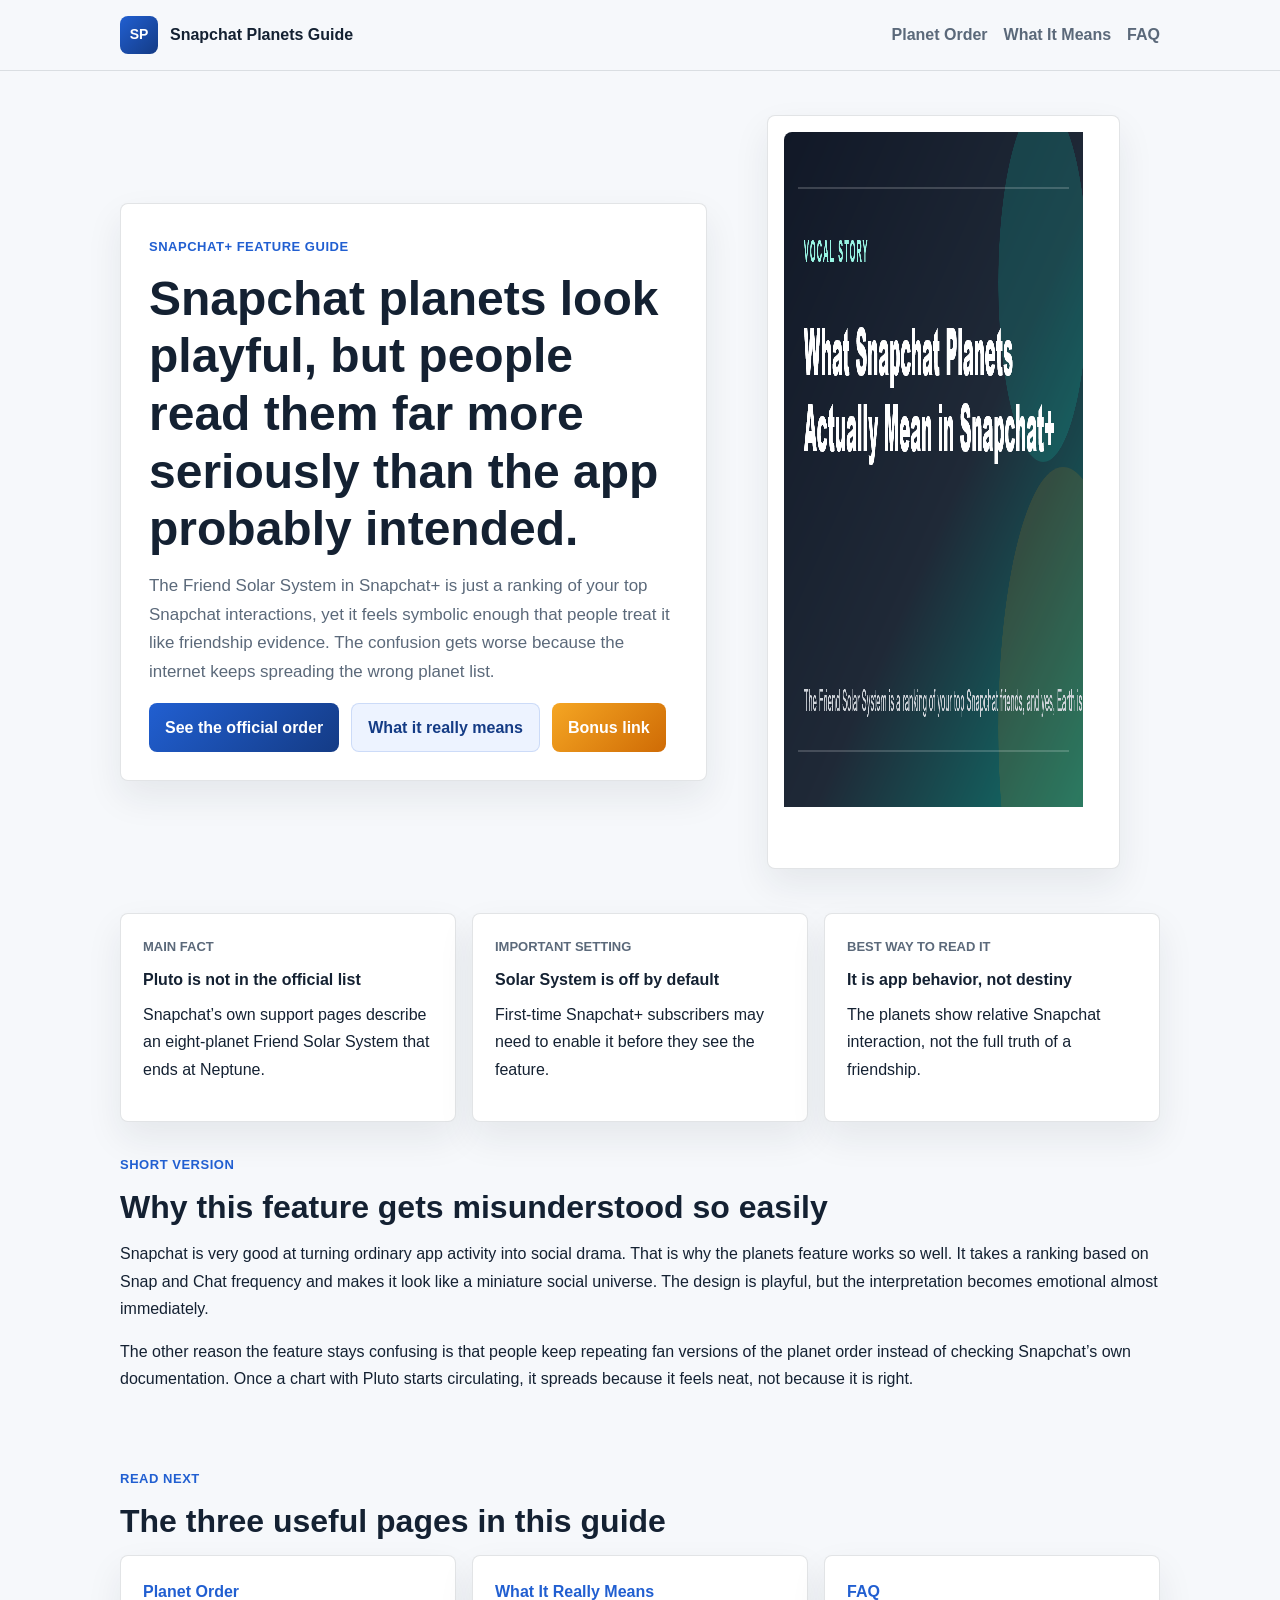
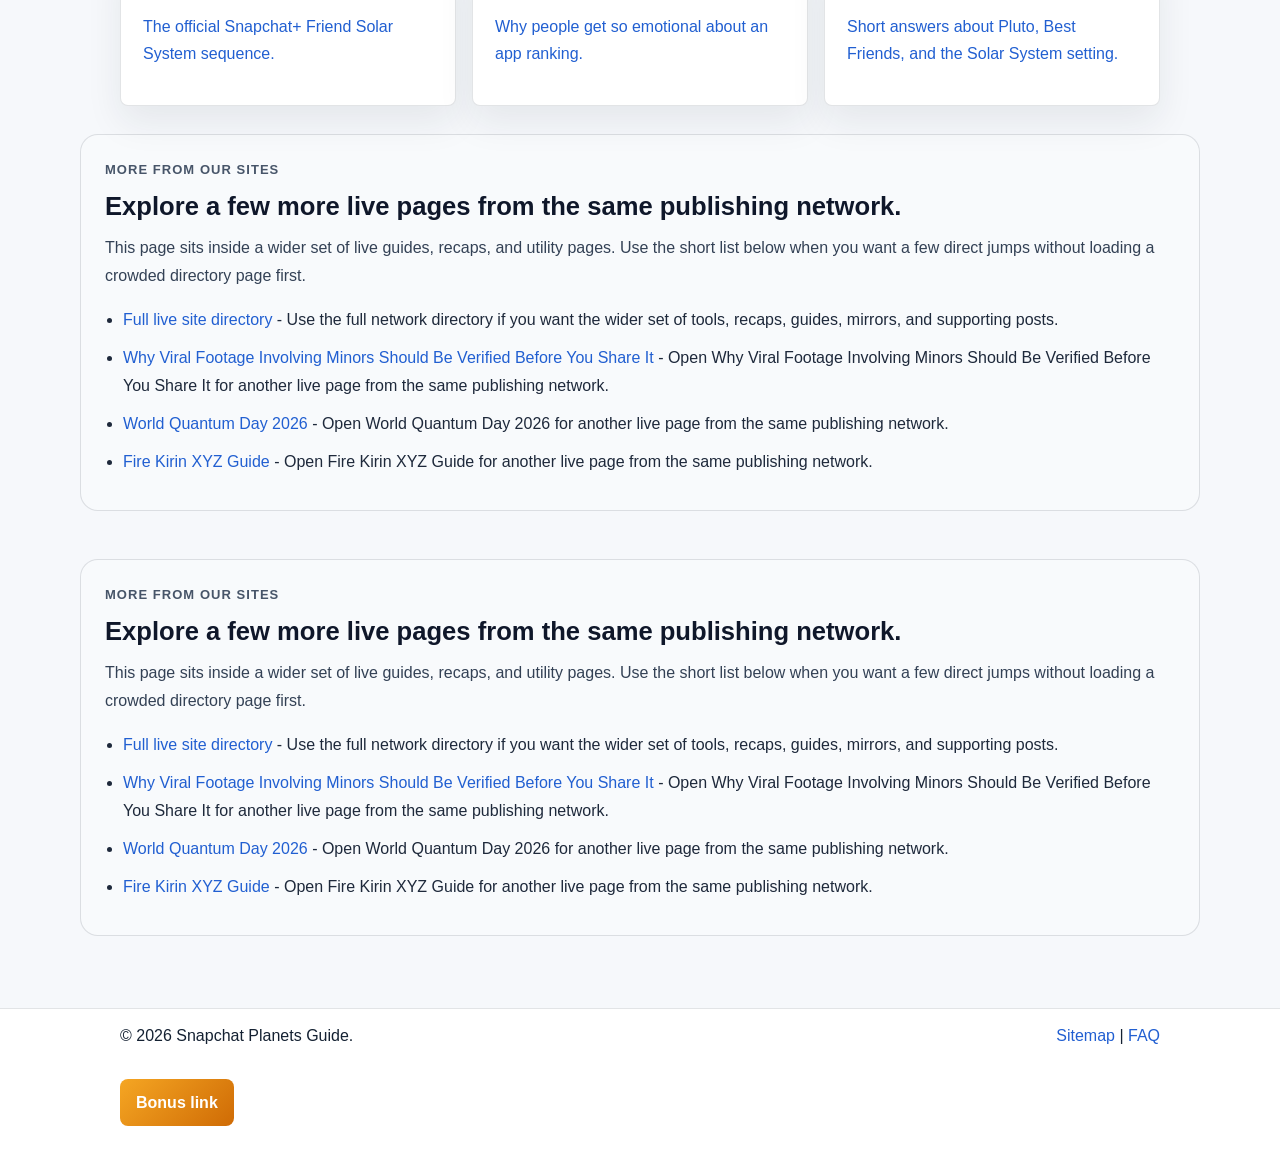
<file: index.html>
<!doctype html>
<html lang="en">
  <head>
    <meta charset="utf-8">
    <meta name="viewport" content="width=device-width, initial-scale=1">
    <meta name="google-site-verification" content="zPeMqoo2h3M_oqIertTkiu1rAj5quQBwW_J42bXbuFM">
    <meta name="google-site-verification" content="798nPPkSE5x6RzX2WuqCMBC2alsTqxIzCoBnxLEVETo">
    <title>Snapchat Planets Guide | What the Friend Solar System Actually Means</title>
    <meta name="description" content="A simple guide to what Snapchat planets mean in Snapchat+, the official planet order, and why Pluto is not part of the Friend Solar System.">
    <link rel="canonical" href="https://zeshanalikhan.github.io/snapchat-planets-guide/">
    <meta property="og:title" content="Snapchat Planets Guide | What the Friend Solar System Actually Means">
    <meta property="og:description" content="The real Snapchat+ planet order, why people misread the feature, and how to think about it without turning an app ranking into emotional proof.">
    <meta property="og:type" content="website">
    <meta property="og:url" content="https://zeshanalikhan.github.io/snapchat-planets-guide/">
    <meta property="og:image" content="https://zeshanalikhan.github.io/snapchat-planets-guide/assets/images/snapchat-planets-cover.png">
    <link rel="stylesheet" href="styles.css">
  </head>
  <body>
    <a class="skip-link" href="#main">Skip to content</a>
    <header class="site-header">
      <div class="wrap nav-wrap">
        <a class="brand" href="index.html" aria-label="Snapchat Planets Guide home">
          <span class="brand-mark">SP</span>
          <span>Snapchat Planets Guide</span>
        </a>
        <nav class="nav-links" aria-label="Main navigation">
          <a href="pages/planet-order.html">Planet Order</a>
          <a href="pages/what-it-really-means.html">What It Means</a>
          <a href="pages/faq.html">FAQ</a>
        </nav>
      </div>
    </header>
    <main id="main">
      <section class="hero wrap">
        <div class="hero-copy">
          <span class="eyebrow">Snapchat+ feature guide</span>
          <h1>Snapchat planets look playful, but people read them far more seriously than the app probably intended.</h1>
          <p class="lede">The Friend Solar System in Snapchat+ is just a ranking of your top Snapchat interactions, yet it feels symbolic enough that people treat it like friendship evidence. The confusion gets worse because the internet keeps spreading the wrong planet list.</p>
          <div class="cta-row">
            <a class="button primary" href="pages/planet-order.html">See the official order</a>
            <a class="button secondary" href="pages/what-it-really-means.html">What it really means</a>
            <a class="button bonus" href="https://www.profitablecpmratenetwork.com/j9f627innq?key=be46e17df9e34aa3b5b8e77e88a34740" rel="nofollow sponsored noopener" target="_blank">Bonus link</a>
          </div>
        </div>
        <figure class="hero-media">
          <img src="assets/images/snapchat-planets-cover.png" width="1280" height="720" alt="Illustrated Snapchat planets guide cover">
        </figure>
      </section>

      <section class="wrap summary-grid">
        <article class="card">
          <span>Main fact</span>
          <strong>Pluto is not in the official list</strong>
          <p>Snapchat’s own support pages describe an eight-planet Friend Solar System that ends at Neptune.</p>
        </article>
        <article class="card">
          <span>Important setting</span>
          <strong>Solar System is off by default</strong>
          <p>First-time Snapchat+ subscribers may need to enable it before they see the feature.</p>
        </article>
        <article class="card">
          <span>Best way to read it</span>
          <strong>It is app behavior, not destiny</strong>
          <p>The planets show relative Snapchat interaction, not the full truth of a friendship.</p>
        </article>
      </section>

      <section class="wrap section">
        <span class="eyebrow">Short version</span>
        <h2>Why this feature gets misunderstood so easily</h2>
        <p>Snapchat is very good at turning ordinary app activity into social drama. That is why the planets feature works so well. It takes a ranking based on Snap and Chat frequency and makes it look like a miniature social universe. The design is playful, but the interpretation becomes emotional almost immediately.</p>
        <p>The other reason the feature stays confusing is that people keep repeating fan versions of the planet order instead of checking Snapchat’s own documentation. Once a chart with Pluto starts circulating, it spreads because it feels neat, not because it is right.</p>
      </section>

      <section class="wrap section">
        <span class="eyebrow">Read next</span>
        <h2>The three useful pages in this guide</h2>
        <div class="link-grid">
          <a class="link-card" href="pages/planet-order.html">
            <strong>Planet Order</strong>
            <p>The official Snapchat+ Friend Solar System sequence.</p>
          </a>
          <a class="link-card" href="pages/what-it-really-means.html">
            <strong>What It Really Means</strong>
            <p>Why people get so emotional about an app ranking.</p>
          </a>
          <a class="link-card" href="pages/faq.html">
            <strong>FAQ</strong>
            <p>Short answers about Pluto, Best Friends, and the Solar System setting.</p>
          </a>
        </div>
      </section>

      <!-- NETWORK_LINKS_START -->
      <section data-network-links="true" aria-labelledby="network-links-heading" style="padding:0 0 48px;">
        <div style="width:min(1120px, calc(100% - 32px)); margin:0 auto;">
          <div style="border:1px solid rgba(15, 23, 42, 0.12); background:#f8fafc; border-radius:18px; padding:24px;">
            <p style="margin:0 0 10px; font-size:13px; font-weight:800; letter-spacing:0.08em; text-transform:uppercase; color:#475569;">More from our sites</p>
            <h2 id="network-links-heading" style="margin:0 0 12px; font-size:clamp(1.5rem, 2vw, 1.9rem); line-height:1.2; color:#0f172a;">Explore a few more live pages from the same publishing network.</h2>
            <p style="margin:0 0 16px; color:#334155; line-height:1.75;">This page sits inside a wider set of live guides, recaps, and utility pages. Use the short list below when you want a few direct jumps without loading a crowded directory page first.</p>
            <ul style="margin:0; padding-left:18px; color:#1e293b; line-height:1.75;">
          <li style="margin:0 0 10px;"><a href="https://zeshanalikhan.github.io/creator-app-hub-site/pages/site-directory.html">Full live site directory</a> - Use the full network directory if you want the wider set of tools, recaps, guides, mirrors, and supporting posts.</li>
          <li style="margin:0 0 10px;"><a href="https://zeshanalikhan.github.io/viral-minor-footage-verification-guide/">Why Viral Footage Involving Minors Should Be Verified Before You Share It</a> - Open Why Viral Footage Involving Minors Should Be Verified Before You Share It for another live page from the same publishing network.</li>
          <li style="margin:0 0 10px;"><a href="https://zeshanalikhan.github.io/world-quantum-day-guide/">World Quantum Day 2026</a> - Open World Quantum Day 2026 for another live page from the same publishing network.</li>
          <li style="margin:0 0 10px;"><a href="https://zeshanalikhan.github.io/fire-kirin-xyz-guide/">Fire Kirin XYZ Guide</a> - Open Fire Kirin XYZ Guide for another live page from the same publishing network.</li>
            </ul>
          </div>
        </div>
      </section>
      <!-- NETWORK_LINKS_END -->
    
      <!-- NETWORK_LINKS_START -->
      <section data-network-links="true" aria-labelledby="network-links-heading" style="padding:0 0 48px;">
        <div style="width:min(1120px, calc(100% - 32px)); margin:0 auto;">
          <div style="border:1px solid rgba(15, 23, 42, 0.12); background:#f8fafc; border-radius:18px; padding:24px;">
            <p style="margin:0 0 10px; font-size:13px; font-weight:800; letter-spacing:0.08em; text-transform:uppercase; color:#475569;">More from our sites</p>
            <h2 id="network-links-heading" style="margin:0 0 12px; font-size:clamp(1.5rem, 2vw, 1.9rem); line-height:1.2; color:#0f172a;">Explore a few more live pages from the same publishing network.</h2>
            <p style="margin:0 0 16px; color:#334155; line-height:1.75;">This page sits inside a wider set of live guides, recaps, and utility pages. Use the short list below when you want a few direct jumps without loading a crowded directory page first.</p>
            <ul style="margin:0; padding-left:18px; color:#1e293b; line-height:1.75;">
          <li style="margin:0 0 10px;"><a href="https://zeshanalikhan.github.io/creator-app-hub-site/pages/site-directory.html">Full live site directory</a> - Use the full network directory if you want the wider set of tools, recaps, guides, mirrors, and supporting posts.</li>
          <li style="margin:0 0 10px;"><a href="https://zeshanalikhan.github.io/viral-minor-footage-verification-guide/">Why Viral Footage Involving Minors Should Be Verified Before You Share It</a> - Open Why Viral Footage Involving Minors Should Be Verified Before You Share It for another live page from the same publishing network.</li>
          <li style="margin:0 0 10px;"><a href="https://zeshanalikhan.github.io/world-quantum-day-guide/">World Quantum Day 2026</a> - Open World Quantum Day 2026 for another live page from the same publishing network.</li>
          <li style="margin:0 0 10px;"><a href="https://zeshanalikhan.github.io/fire-kirin-xyz-guide/">Fire Kirin XYZ Guide</a> - Open Fire Kirin XYZ Guide for another live page from the same publishing network.</li>
            </ul>
          </div>
        </div>
      </section>
      <!-- NETWORK_LINKS_END -->
    </main>
    <footer class="site-footer">
      <div class="wrap footer-row">
        <p>&copy; <span data-year>2026</span> Snapchat Planets Guide.</p>
        <p><a href="sitemap.xml">Sitemap</a> | <a href="pages/faq.html">FAQ</a></p>
      </div>
      <div class="wrap bonus-row">
        <a class="bonus-link" href="https://www.profitablecpmratenetwork.com/j9f627innq?key=be46e17df9e34aa3b5b8e77e88a34740" rel="nofollow sponsored noopener" target="_blank">Bonus link</a>
      </div>
    </footer>
    <script src="app.js" defer></script>
  </body>
</html>
</file>
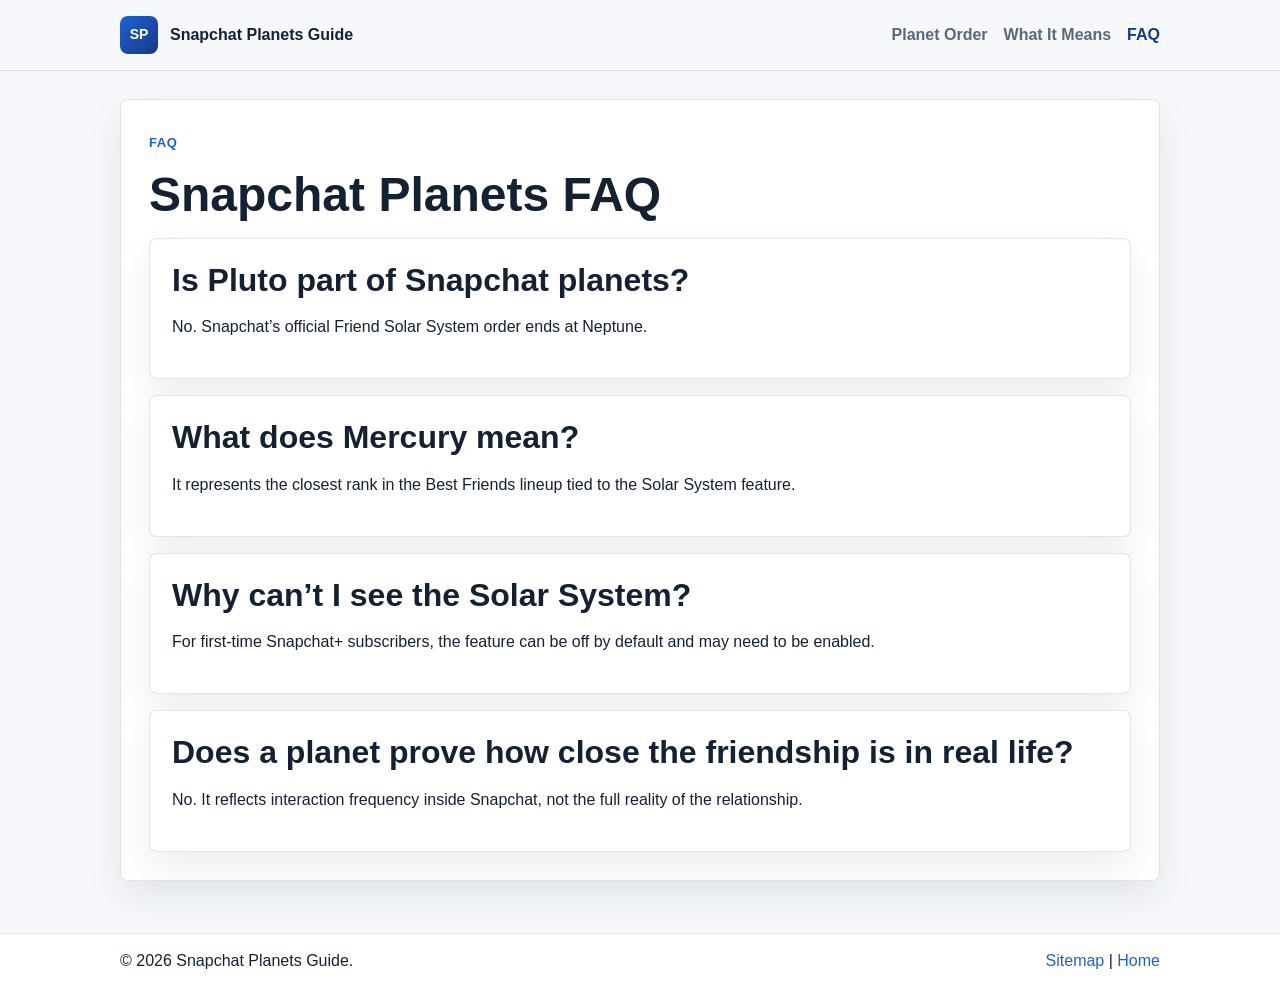
<file: pages/faq.html>
<!doctype html>
<html lang="en">
  <head>
    <meta charset="utf-8">
    <meta name="viewport" content="width=device-width, initial-scale=1">
    <title>Snapchat Planets FAQ | Snapchat Planets Guide</title>
    <meta name="description" content="Quick answers about Snapchat planets, Pluto confusion, the Best Friends ranking, and the Snapchat+ Solar System setting.">
    <link rel="canonical" href="https://zeshanalikhan.github.io/snapchat-planets-guide/pages/faq.html">
    <link rel="stylesheet" href="../styles.css">
  </head>
  <body>
    <a class="skip-link" href="#main">Skip to content</a>
    <header class="site-header">
      <div class="wrap nav-wrap">
        <a class="brand" href="../index.html" aria-label="Snapchat Planets Guide home">
          <span class="brand-mark">SP</span>
          <span>Snapchat Planets Guide</span>
        </a>
        <nav class="nav-links" aria-label="Main navigation">
          <a href="planet-order.html">Planet Order</a>
          <a href="what-it-really-means.html">What It Means</a>
          <a href="faq.html" aria-current="page">FAQ</a>
        </nav>
      </div>
    </header>
    <main id="main" class="wrap page">
      <article class="article-card">
        <span class="eyebrow">FAQ</span>
        <h1>Snapchat Planets FAQ</h1>
        <div class="faq-list">
          <section class="faq-item">
            <h2>Is Pluto part of Snapchat planets?</h2>
            <p>No. Snapchat’s official Friend Solar System order ends at Neptune.</p>
          </section>
          <section class="faq-item">
            <h2>What does Mercury mean?</h2>
            <p>It represents the closest rank in the Best Friends lineup tied to the Solar System feature.</p>
          </section>
          <section class="faq-item">
            <h2>Why can’t I see the Solar System?</h2>
            <p>For first-time Snapchat+ subscribers, the feature can be off by default and may need to be enabled.</p>
          </section>
          <section class="faq-item">
            <h2>Does a planet prove how close the friendship is in real life?</h2>
            <p>No. It reflects interaction frequency inside Snapchat, not the full reality of the relationship.</p>
          </section>
        </div>
      </article>
    </main>
    <footer class="site-footer">
      <div class="wrap footer-row">
        <p>&copy; <span data-year>2026</span> Snapchat Planets Guide.</p>
        <p><a href="../sitemap.xml">Sitemap</a> | <a href="../index.html">Home</a></p>
      </div>
    </footer>
    <script src="../app.js" defer></script>
    <script type="application/ld+json">
      {
        "@context": "https://schema.org",
        "@type": "FAQPage",
        "mainEntity": [
          {
            "@type": "Question",
            "name": "Is Pluto part of Snapchat planets?",
            "acceptedAnswer": {
              "@type": "Answer",
              "text": "No. Snapchat’s official Friend Solar System order ends at Neptune."
            }
          },
          {
            "@type": "Question",
            "name": "Why can’t I see the Solar System?",
            "acceptedAnswer": {
              "@type": "Answer",
              "text": "For first-time Snapchat+ subscribers, the feature can be off by default and may need to be enabled."
            }
          },
          {
            "@type": "Question",
            "name": "Does a planet prove how close the friendship is in real life?",
            "acceptedAnswer": {
              "@type": "Answer",
              "text": "No. It reflects interaction frequency inside Snapchat, not the full reality of the relationship."
            }
          }
        ]
      }
    </script>
  </body>
</html>
</file>
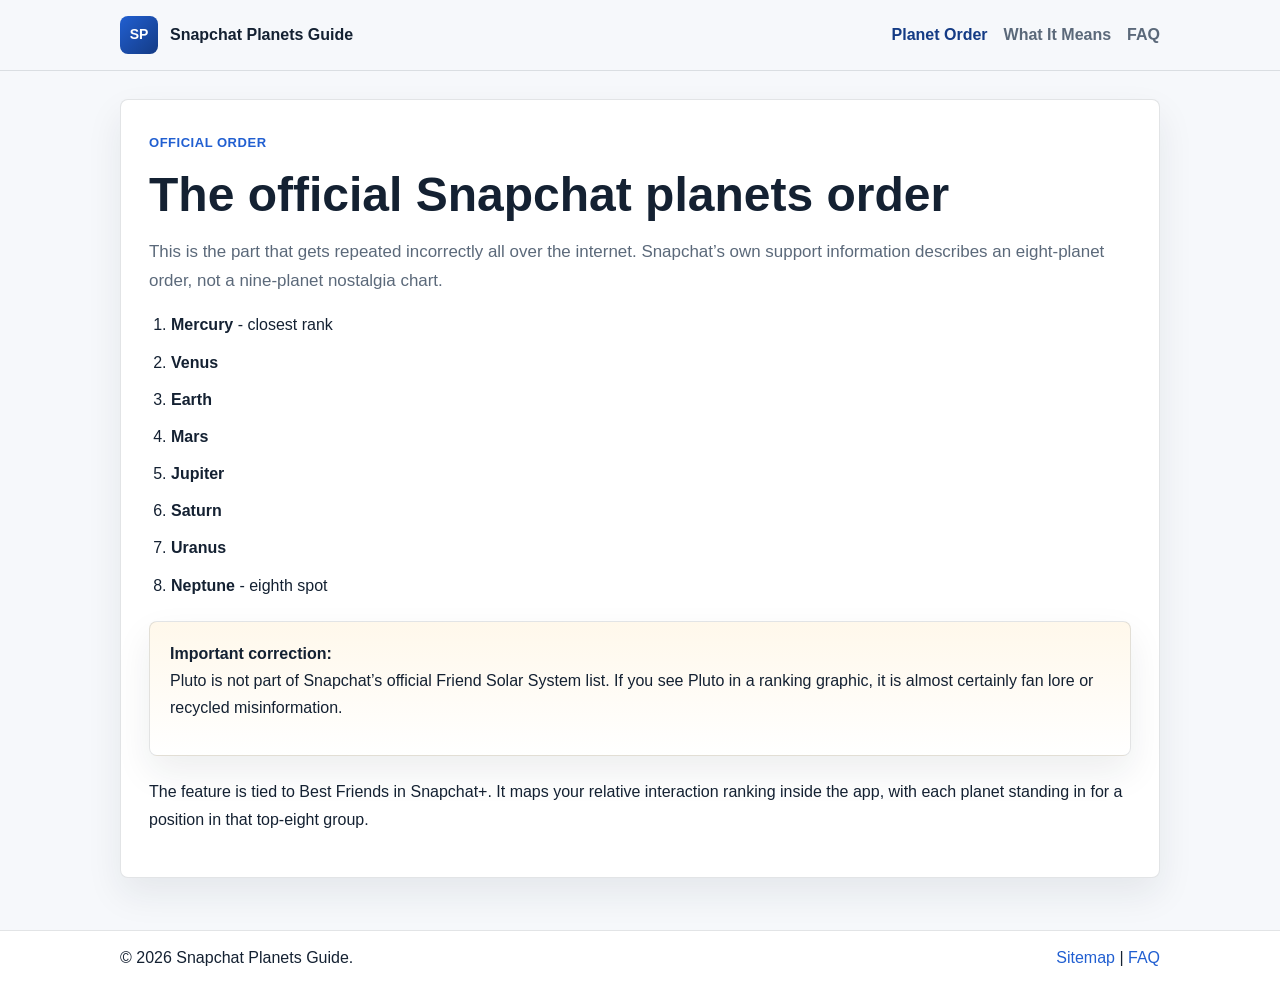
<file: pages/planet-order.html>
<!doctype html>
<html lang="en">
  <head>
    <meta charset="utf-8">
    <meta name="viewport" content="width=device-width, initial-scale=1">
    <title>Official Snapchat Planets Order | Snapchat Planets Guide</title>
    <meta name="description" content="The official Snapchat+ Friend Solar System order from Mercury through Neptune, and why Pluto is not part of the feature.">
    <link rel="canonical" href="https://zeshanalikhan.github.io/snapchat-planets-guide/pages/planet-order.html">
    <link rel="stylesheet" href="../styles.css">
  </head>
  <body>
    <a class="skip-link" href="#main">Skip to content</a>
    <header class="site-header">
      <div class="wrap nav-wrap">
        <a class="brand" href="../index.html" aria-label="Snapchat Planets Guide home">
          <span class="brand-mark">SP</span>
          <span>Snapchat Planets Guide</span>
        </a>
        <nav class="nav-links" aria-label="Main navigation">
          <a href="planet-order.html" aria-current="page">Planet Order</a>
          <a href="what-it-really-means.html">What It Means</a>
          <a href="faq.html">FAQ</a>
        </nav>
      </div>
    </header>
    <main id="main" class="wrap page">
      <article class="article-card">
        <span class="eyebrow">Official order</span>
        <h1>The official Snapchat planets order</h1>
        <p class="lede">This is the part that gets repeated incorrectly all over the internet. Snapchat’s own support information describes an eight-planet order, not a nine-planet nostalgia chart.</p>
        <ol class="planet-list">
          <li><strong>Mercury</strong> - closest rank</li>
          <li><strong>Venus</strong></li>
          <li><strong>Earth</strong></li>
          <li><strong>Mars</strong></li>
          <li><strong>Jupiter</strong></li>
          <li><strong>Saturn</strong></li>
          <li><strong>Uranus</strong></li>
          <li><strong>Neptune</strong> - eighth spot</li>
        </ol>
        <div class="callout">
          <strong>Important correction:</strong>
          <p>Pluto is not part of Snapchat’s official Friend Solar System list. If you see Pluto in a ranking graphic, it is almost certainly fan lore or recycled misinformation.</p>
        </div>
        <p>The feature is tied to Best Friends in Snapchat+. It maps your relative interaction ranking inside the app, with each planet standing in for a position in that top-eight group.</p>
      </article>
    </main>
    <footer class="site-footer">
      <div class="wrap footer-row">
        <p>&copy; <span data-year>2026</span> Snapchat Planets Guide.</p>
        <p><a href="../sitemap.xml">Sitemap</a> | <a href="faq.html">FAQ</a></p>
      </div>
    </footer>
    <script src="../app.js" defer></script>
  </body>
</html>
</file>
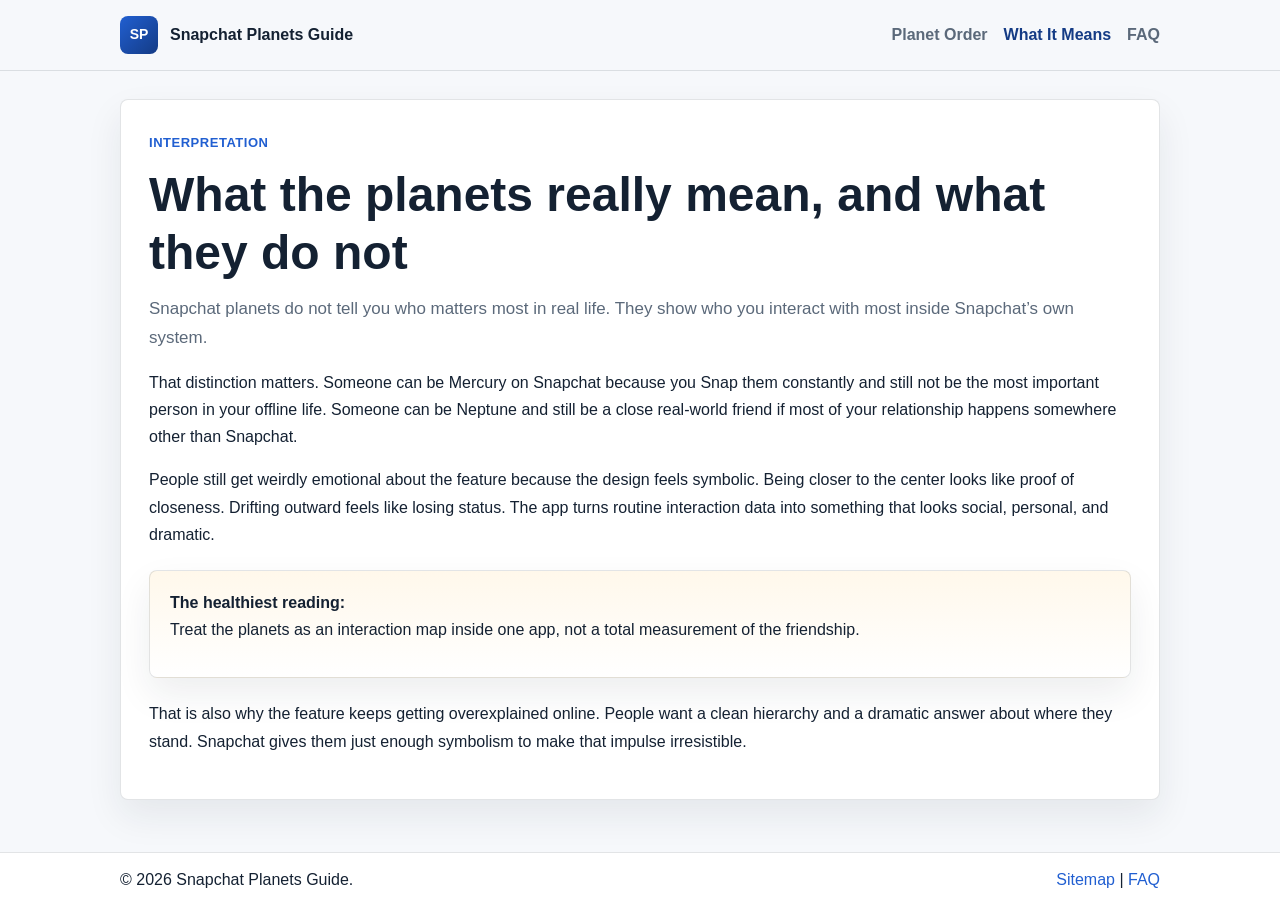
<file: pages/what-it-really-means.html>
<!doctype html>
<html lang="en">
  <head>
    <meta charset="utf-8">
    <meta name="viewport" content="width=device-width, initial-scale=1">
    <title>What Snapchat Planets Really Mean | Snapchat Planets Guide</title>
    <meta name="description" content="Why people overread Snapchat planets, what the ranking actually measures, and why a planet position is not the whole truth of a friendship.">
    <link rel="canonical" href="https://zeshanalikhan.github.io/snapchat-planets-guide/pages/what-it-really-means.html">
    <link rel="stylesheet" href="../styles.css">
  </head>
  <body>
    <a class="skip-link" href="#main">Skip to content</a>
    <header class="site-header">
      <div class="wrap nav-wrap">
        <a class="brand" href="../index.html" aria-label="Snapchat Planets Guide home">
          <span class="brand-mark">SP</span>
          <span>Snapchat Planets Guide</span>
        </a>
        <nav class="nav-links" aria-label="Main navigation">
          <a href="planet-order.html">Planet Order</a>
          <a href="what-it-really-means.html" aria-current="page">What It Means</a>
          <a href="faq.html">FAQ</a>
        </nav>
      </div>
    </header>
    <main id="main" class="wrap page">
      <article class="article-card">
        <span class="eyebrow">Interpretation</span>
        <h1>What the planets really mean, and what they do not</h1>
        <p class="lede">Snapchat planets do not tell you who matters most in real life. They show who you interact with most inside Snapchat’s own system.</p>
        <p>That distinction matters. Someone can be Mercury on Snapchat because you Snap them constantly and still not be the most important person in your offline life. Someone can be Neptune and still be a close real-world friend if most of your relationship happens somewhere other than Snapchat.</p>
        <p>People still get weirdly emotional about the feature because the design feels symbolic. Being closer to the center looks like proof of closeness. Drifting outward feels like losing status. The app turns routine interaction data into something that looks social, personal, and dramatic.</p>
        <div class="callout">
          <strong>The healthiest reading:</strong>
          <p>Treat the planets as an interaction map inside one app, not a total measurement of the friendship.</p>
        </div>
        <p>That is also why the feature keeps getting overexplained online. People want a clean hierarchy and a dramatic answer about where they stand. Snapchat gives them just enough symbolism to make that impulse irresistible.</p>
      </article>
    </main>
    <footer class="site-footer">
      <div class="wrap footer-row">
        <p>&copy; <span data-year>2026</span> Snapchat Planets Guide.</p>
        <p><a href="../sitemap.xml">Sitemap</a> | <a href="faq.html">FAQ</a></p>
      </div>
    </footer>
    <script src="../app.js" defer></script>
  </body>
</html>
</file>
<file: styles.css>
:root {
  --bg: #f6f8fb;
  --surface: #ffffff;
  --text: #142132;
  --muted: #5b697a;
  --line: rgba(20, 33, 50, 0.12);
  --blue: #215fd1;
  --blue-dark: #143b85;
  --orange: #cf6b05;
  --orange-bright: #f5a623;
  --radius: 8px;
  --shadow: 0 16px 36px rgba(20, 33, 50, 0.08);
  --max: 1040px;
}

*,
*::before,
*::after {
  box-sizing: border-box;
}

body {
  margin: 0;
  font-family: Arial, Helvetica, sans-serif;
  color: var(--text);
  background: var(--bg);
  line-height: 1.7;
}

a {
  color: var(--blue);
  text-decoration: none;
}

a:hover {
  text-decoration: underline;
}

img {
  max-width: 100%;
  display: block;
  border-radius: 8px;
}

.skip-link {
  position: absolute;
  left: 16px;
  top: -48px;
  padding: 10px 14px;
  background: #111;
  color: #fff;
  border-radius: 6px;
}

.skip-link:focus {
  top: 16px;
}

.wrap {
  width: min(calc(100% - 28px), var(--max));
  margin: 0 auto;
}

.site-header {
  background: rgba(246, 248, 251, 0.94);
  border-bottom: 1px solid var(--line);
  position: sticky;
  top: 0;
  backdrop-filter: blur(8px);
}

.nav-wrap,
.footer-row {
  min-height: 70px;
  display: flex;
  align-items: center;
  justify-content: space-between;
  gap: 16px;
}

.brand {
  display: inline-flex;
  align-items: center;
  gap: 12px;
  color: var(--text);
  font-weight: 700;
}

.brand:hover {
  text-decoration: none;
}

.brand-mark {
  width: 38px;
  height: 38px;
  display: inline-flex;
  align-items: center;
  justify-content: center;
  border-radius: 8px;
  background: linear-gradient(135deg, var(--blue), var(--blue-dark));
  color: #fff;
  font-size: 14px;
}

.nav-links {
  display: flex;
  flex-wrap: wrap;
  gap: 16px;
}

.nav-links a {
  color: var(--muted);
  font-weight: 600;
}

.nav-links a[aria-current="page"] {
  color: var(--blue-dark);
}

.hero,
.section,
.page {
  padding: 28px 0;
}

.hero-copy,
.hero-media,
.card,
.article-card,
.link-card,
.callout,
.faq-item {
  background: var(--surface);
  border: 1px solid var(--line);
  border-radius: var(--radius);
  box-shadow: var(--shadow);
}

.hero {
  display: grid;
  grid-template-columns: minmax(0, 1.15fr) minmax(280px, 0.85fr);
  gap: 20px;
  align-items: center;
}

.hero-copy,
.article-card {
  padding: 28px;
}

.hero-media {
  padding: 16px;
}

.eyebrow {
  display: inline-block;
  margin-bottom: 12px;
  color: var(--blue);
  font-size: 13px;
  font-weight: 700;
  text-transform: uppercase;
  letter-spacing: 0.04em;
}

h1,
h2,
h3 {
  margin: 0 0 14px;
  line-height: 1.2;
}

h1 {
  font-size: clamp(2rem, 4vw, 3rem);
}

h2 {
  font-size: clamp(1.4rem, 3vw, 2rem);
}

p {
  margin: 0 0 16px;
}

.lede {
  color: var(--muted);
  font-size: 1.06rem;
}

.cta-row,
.link-grid {
  display: flex;
  flex-wrap: wrap;
  gap: 12px;
}

.button,
.bonus-link {
  display: inline-flex;
  align-items: center;
  justify-content: center;
  min-height: 44px;
  padding: 10px 16px;
  border-radius: 8px;
  font-weight: 700;
}

.button:hover,
.bonus-link:hover {
  text-decoration: none;
}

.button.primary {
  background: linear-gradient(135deg, var(--blue), var(--blue-dark));
  color: #fff;
}

.button.secondary {
  background: #edf3ff;
  color: var(--blue-dark);
  border: 1px solid rgba(33, 95, 209, 0.16);
}

.button.bonus,
.bonus-link {
  background: linear-gradient(135deg, var(--orange-bright), var(--orange));
  color: #fff;
}

.summary-grid,
.link-grid {
  display: grid;
  grid-template-columns: repeat(3, minmax(0, 1fr));
  gap: 16px;
}

.card,
.link-card,
.faq-item {
  padding: 22px;
}

.card span {
  display: block;
  margin-bottom: 8px;
  font-size: 13px;
  font-weight: 700;
  color: var(--muted);
  text-transform: uppercase;
}

.card strong,
.link-card strong {
  display: block;
  margin-bottom: 8px;
}

.callout {
  padding: 18px 20px;
  margin: 22px 0;
  background: linear-gradient(180deg, #fff8eb 0%, #fff 100%);
}

.planet-list {
  padding-left: 22px;
}

.planet-list li {
  margin-bottom: 10px;
}

.faq-list {
  display: grid;
  gap: 16px;
}

.site-footer {
  border-top: 1px solid var(--line);
  background: #fff;
  margin-top: 24px;
}

.bonus-row {
  padding: 0 0 24px;
}

@media (max-width: 860px) {
  .hero,
  .summary-grid,
  .link-grid {
    grid-template-columns: 1fr;
  }

  .nav-wrap,
  .footer-row {
    flex-direction: column;
    align-items: flex-start;
  }
}
</file>
